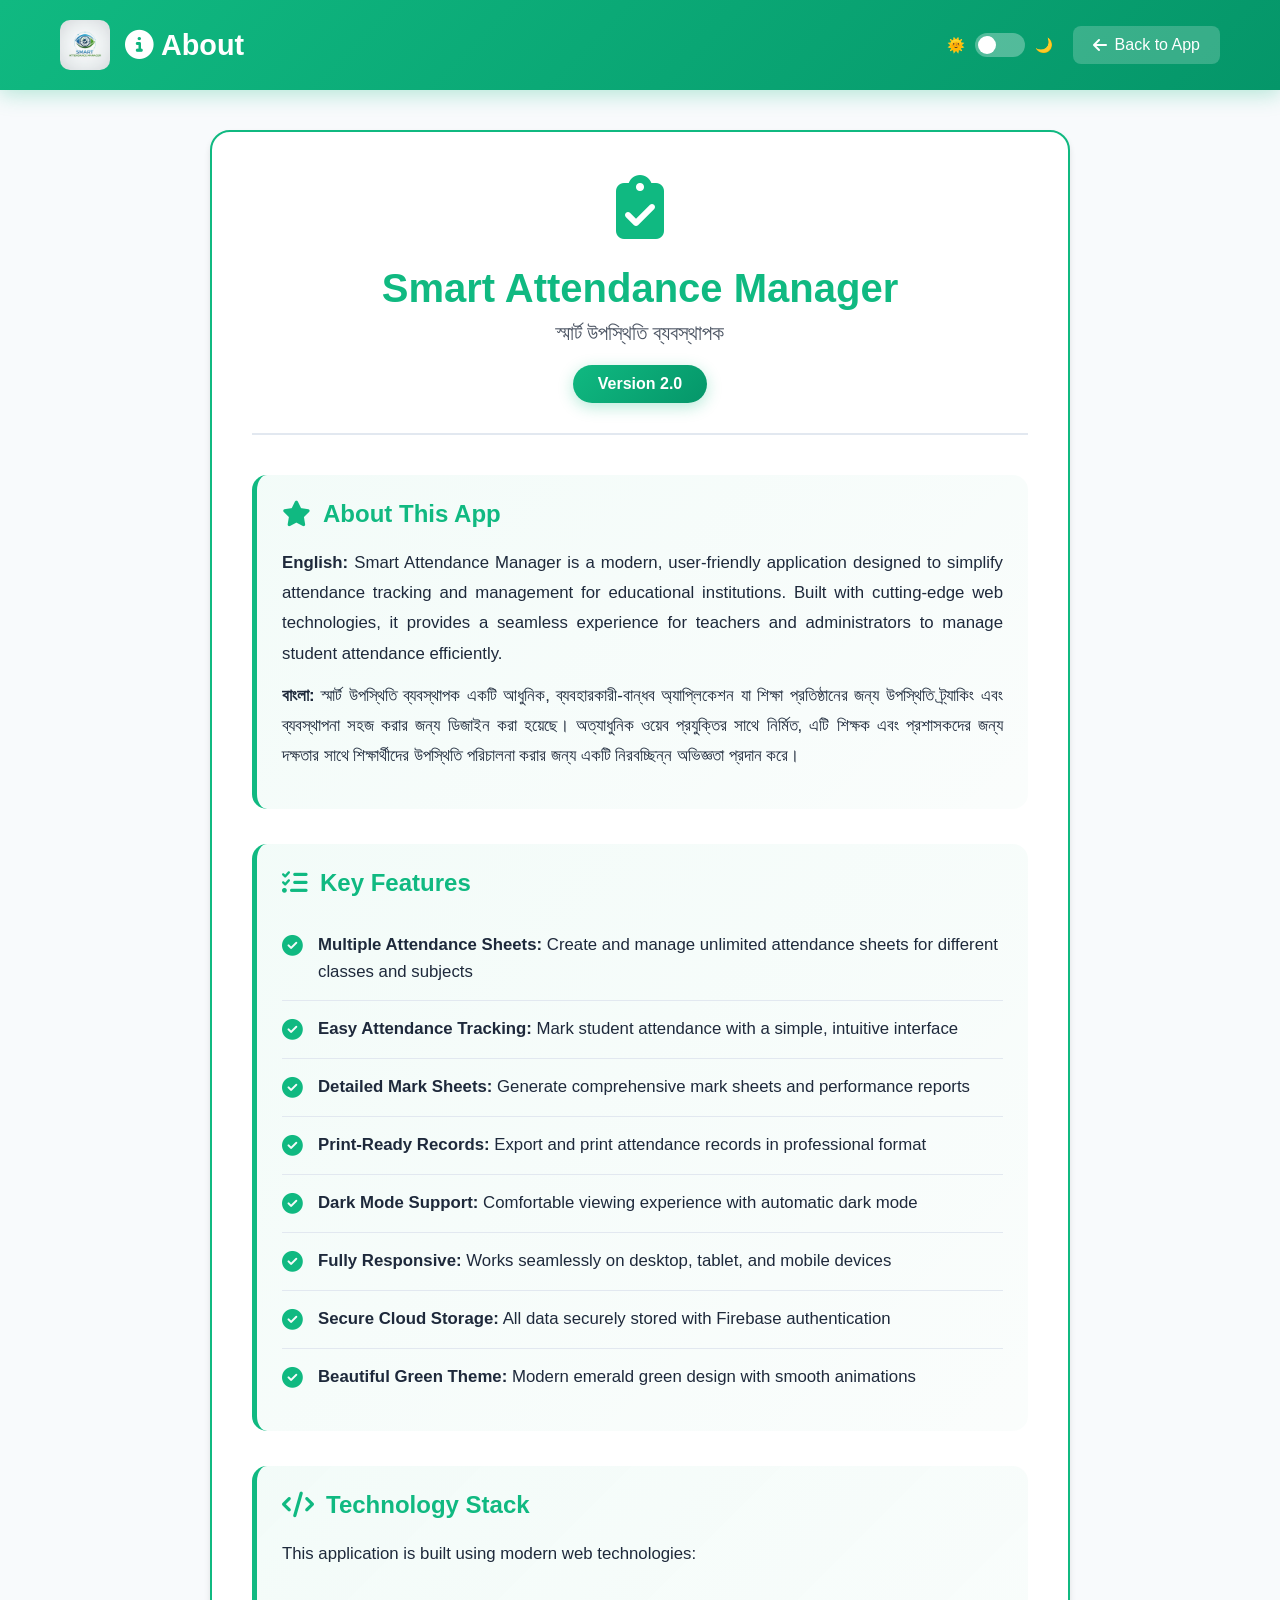
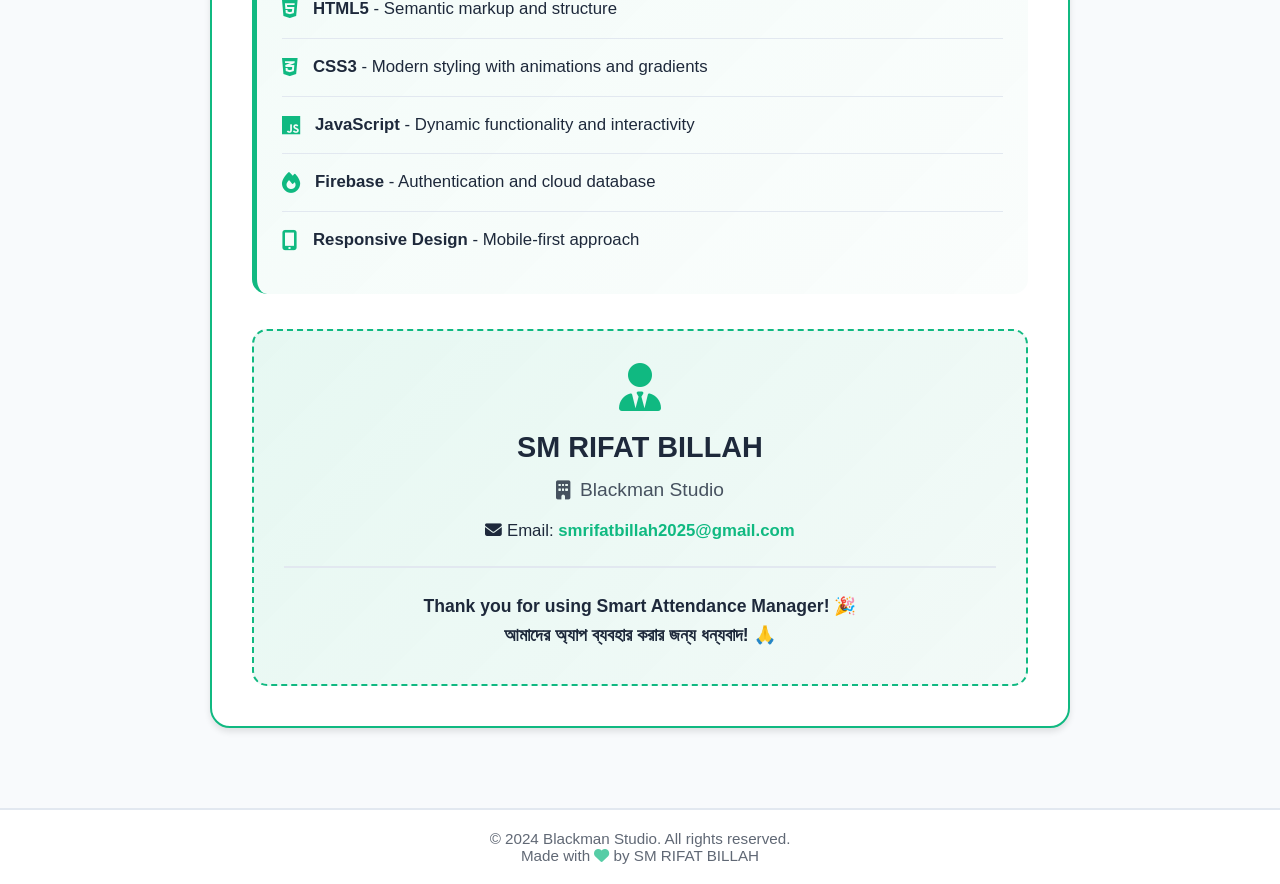
<file: about.html>
<!DOCTYPE html>
<html lang="en">

<head>
    <meta charset="UTF-8">
    <meta name="viewport" content="width=device-width, initial-scale=1.0">
    <title>About - Smart Attendance Manager</title>
    <link rel="icon" type="image/png" href="favicon.png">
    <link rel="stylesheet" href="https://cdnjs.cloudflare.com/ajax/libs/font-awesome/6.4.0/css/all.min.css">
    <style>
        * {
            margin: 0;
            padding: 0;
            box-sizing: border-box;
        }

        :root {
            --primary-color: #10b981;
            --primary-hover: #059669;
            --primary-gradient: linear-gradient(135deg, #10b981, #059669);
            --bg-color: #f8fafc;
            --card-bg: #ffffff;
            --text-color: #1e293b;
            --border-color: #e2e8f0;
            --shadow: 0 4px 6px rgba(0, 0, 0, 0.1);
            --shadow-hover: 0 10px 25px rgba(16, 185, 129, 0.2);
        }

        [data-theme="dark"] {
            --bg-color: #0f172a;
            --card-bg: #1e293b;
            --text-color: #f1f5f9;
            --border-color: #334155;
        }

        body {
            font-family: 'Segoe UI', Tahoma, Geneva, Verdana, sans-serif;
            background: var(--bg-color);
            color: var(--text-color);
            min-height: 100vh;
            display: flex;
            flex-direction: column;
            transition: background 0.3s ease, color 0.3s ease;
        }

        /* Header */
        header {
            background: var(--primary-gradient);
            color: white;
            padding: 20px 0;
            box-shadow: 0 4px 20px rgba(16, 185, 129, 0.3);
            position: sticky;
            top: 0;
            z-index: 100;
        }

        .header-content {
            max-width: 1200px;
            margin: 0 auto;
            padding: 0 20px;
            display: flex;
            justify-content: space-between;
            align-items: center;
        }

        .logo-section {
            display: flex;
            align-items: center;
            gap: 15px;
        }

        .app-logo {
            height: 50px;
            border-radius: 10px;
        }

        header h1 {
            font-size: 1.8rem;
            font-weight: 700;
        }

        .back-btn {
            background: rgba(255, 255, 255, 0.2);
            border: none;
            color: white;
            padding: 10px 20px;
            border-radius: 8px;
            cursor: pointer;
            font-size: 1rem;
            display: flex;
            align-items: center;
            gap: 8px;
            transition: all 0.3s ease;
        }

        .back-btn:hover {
            background: rgba(255, 255, 255, 0.3);
            transform: translateX(-5px);
        }

        /* Dark Mode Toggle */
        .dark-mode-toggle {
            display: flex;
            align-items: center;
            gap: 10px;
        }

        .switch {
            position: relative;
            display: inline-block;
            width: 50px;
            height: 24px;
        }

        .switch input {
            opacity: 0;
            width: 0;
            height: 0;
        }

        .slider {
            position: absolute;
            cursor: pointer;
            top: 0;
            left: 0;
            right: 0;
            bottom: 0;
            background-color: rgba(255, 255, 255, 0.3);
            transition: 0.4s;
            border-radius: 24px;
        }

        .slider:before {
            position: absolute;
            content: "";
            height: 18px;
            width: 18px;
            left: 3px;
            bottom: 3px;
            background-color: white;
            transition: 0.4s;
            border-radius: 50%;
        }

        input:checked+.slider {
            background-color: rgba(255, 255, 255, 0.5);
        }

        input:checked+.slider:before {
            transform: translateX(26px);
        }

        /* Main Content */
        .container {
            max-width: 900px;
            margin: 40px auto;
            padding: 0 20px;
            flex: 1;
        }

        .about-card {
            background: var(--card-bg);
            border-radius: 20px;
            padding: 40px;
            box-shadow: var(--shadow);
            border: 2px solid var(--primary-color);
            animation: fadeInUp 0.6s ease;
        }

        @keyframes fadeInUp {
            from {
                opacity: 0;
                transform: translateY(30px);
            }

            to {
                opacity: 1;
                transform: translateY(0);
            }
        }

        .about-header {
            text-align: center;
            margin-bottom: 40px;
            padding-bottom: 30px;
            border-bottom: 2px solid var(--border-color);
        }

        .app-icon {
            font-size: 4rem;
            color: var(--primary-color);
            margin-bottom: 20px;
            animation: bounce 2s infinite;
        }

        @keyframes bounce {

            0%,
            100% {
                transform: translateY(0);
            }

            50% {
                transform: translateY(-10px);
            }
        }

        .about-app-name {
            font-size: 2.5rem;
            font-weight: 700;
            color: var(--primary-color);
            margin: 15px 0 10px 0;
        }

        .about-tagline {
            font-size: 1.3rem;
            color: var(--text-color);
            opacity: 0.8;
            margin-bottom: 20px;
        }

        .version-badge {
            display: inline-block;
            background: var(--primary-gradient);
            color: white;
            padding: 10px 25px;
            border-radius: 25px;
            font-weight: 600;
            font-size: 1rem;
            box-shadow: 0 4px 15px rgba(16, 185, 129, 0.3);
        }

        .about-section {
            margin-bottom: 35px;
            padding: 25px;
            background: linear-gradient(135deg, rgba(16, 185, 129, 0.05), rgba(5, 150, 105, 0.02));
            border-radius: 15px;
            border-left: 5px solid var(--primary-color);
            transition: transform 0.3s ease, box-shadow 0.3s ease;
        }

        .about-section:hover {
            transform: translateX(5px);
            box-shadow: var(--shadow-hover);
        }

        .about-section h2 {
            font-size: 1.5rem;
            font-weight: 700;
            color: var(--primary-color);
            margin: 0 0 20px 0;
            display: flex;
            align-items: center;
            gap: 12px;
        }

        .about-section h2 i {
            font-size: 1.6rem;
        }

        .about-section p {
            margin: 12px 0;
            line-height: 1.8;
            text-align: justify;
            font-size: 1.05rem;
        }

        .about-features {
            list-style: none;
            padding: 0;
            margin: 0;
        }

        .about-features li {
            padding: 15px 0;
            display: flex;
            align-items: flex-start;
            gap: 15px;
            border-bottom: 1px solid var(--border-color);
            transition: all 0.3s ease;
        }

        .about-features li:last-child {
            border-bottom: none;
        }

        .about-features li:hover {
            padding-left: 10px;
            background: rgba(16, 185, 129, 0.05);
            border-radius: 8px;
        }

        .about-features li i {
            color: var(--primary-color);
            font-size: 1.3rem;
            margin-top: 3px;
            flex-shrink: 0;
        }

        .about-features li span {
            font-size: 1.05rem;
            line-height: 1.6;
        }

        .developer-info {
            text-align: center;
            padding: 30px;
            background: linear-gradient(135deg, rgba(16, 185, 129, 0.1), rgba(5, 150, 105, 0.05));
            border-radius: 15px;
            margin-top: 30px;
            border: 2px dashed var(--primary-color);
        }

        .developer-icon {
            font-size: 3rem;
            color: var(--primary-color);
            margin-bottom: 15px;
        }

        .developer-name {
            font-size: 1.8rem;
            font-weight: 700;
            color: var(--text-color);
            margin: 15px 0;
        }

        .company-name {
            font-size: 1.2rem;
            color: var(--text-color);
            opacity: 0.8;
            display: flex;
            align-items: center;
            justify-content: center;
            gap: 10px;
            margin: 10px 0;
        }

        .contact-info {
            margin-top: 20px;
            font-size: 1.05rem;
        }

        .contact-info p {
            margin: 10px 0;
        }

        .contact-info a {
            color: var(--primary-color);
            text-decoration: none;
            font-weight: 600;
            transition: opacity 0.3s;
        }

        .contact-info a:hover {
            opacity: 0.7;
            text-decoration: underline;
        }

        .thank-you {
            margin-top: 25px;
            padding-top: 20px;
            border-top: 2px solid var(--border-color);
        }

        .thank-you p {
            font-size: 1.1rem;
            margin: 8px 0;
        }

        /* Footer */
        footer {
            background: var(--card-bg);
            padding: 20px;
            text-align: center;
            border-top: 2px solid var(--border-color);
            margin-top: 40px;
        }

        footer p {
            color: var(--text-color);
            opacity: 0.7;
            font-size: 0.95rem;
        }

        /* Responsive */
        @media (max-width: 768px) {
            header h1 {
                font-size: 1.3rem;
            }

            .about-card {
                padding: 25px;
            }

            .about-app-name {
                font-size: 2rem;
            }

            .about-tagline {
                font-size: 1.1rem;
            }

            .about-section {
                padding: 20px;
            }

            .about-section h2 {
                font-size: 1.3rem;
            }

            .developer-name {
                font-size: 1.5rem;
            }
        }
    </style>
</head>

<body>
    <header>
        <div class="header-content">
            <div class="logo-section">
                <img src="logo.png" alt="Logo" class="app-logo">
                <h1><i class="fas fa-info-circle"></i> About</h1>
            </div>
            <div style="display: flex; align-items: center; gap: 20px;">
                <div class="dark-mode-toggle">
                    <span style="font-size: 0.9rem;">🌞</span>
                    <label class="switch">
                        <input type="checkbox" id="darkModeToggle">
                        <span class="slider"></span>
                    </label>
                    <span style="font-size: 0.9rem;">🌙</span>
                </div>
                <button class="back-btn" onclick="window.location.href='app.html'">
                    <i class="fas fa-arrow-left"></i> Back to App
                </button>
            </div>
        </div>
    </header>

    <div class="container">
        <div class="about-card">
            <div class="about-header">
                <div class="app-icon">
                    <i class="fas fa-clipboard-check"></i>
                </div>
                <h1 class="about-app-name">Smart Attendance Manager</h1>
                <p class="about-tagline">স্মার্ট উপস্থিতি ব্যবস্থাপক</p>
                <span class="version-badge">Version 2.0</span>
            </div>

            <div class="about-section">
                <h2><i class="fas fa-star"></i> About This App</h2>
                <p><strong>English:</strong> Smart Attendance Manager is a modern, user-friendly application designed to
                    simplify attendance tracking and management for educational institutions. Built with cutting-edge
                    web technologies, it provides a seamless experience for teachers and administrators to manage
                    student attendance efficiently.</p>
                <p><strong>বাংলা:</strong> স্মার্ট উপস্থিতি ব্যবস্থাপক একটি আধুনিক, ব্যবহারকারী-বান্ধব অ্যাপ্লিকেশন যা
                    শিক্ষা প্রতিষ্ঠানের জন্য উপস্থিতি ট্র্যাকিং এবং ব্যবস্থাপনা সহজ করার জন্য ডিজাইন করা হয়েছে।
                    অত্যাধুনিক ওয়েব প্রযুক্তির সাথে নির্মিত, এটি শিক্ষক এবং প্রশাসকদের জন্য দক্ষতার সাথে শিক্ষার্থীদের
                    উপস্থিতি পরিচালনা করার জন্য একটি নিরবচ্ছিন্ন অভিজ্ঞতা প্রদান করে।</p>
            </div>

            <div class="about-section">
                <h2><i class="fas fa-list-check"></i> Key Features</h2>
                <ul class="about-features">
                    <li>
                        <i class="fas fa-check-circle"></i>
                        <span><strong>Multiple Attendance Sheets:</strong> Create and manage unlimited attendance sheets
                            for different classes and subjects</span>
                    </li>
                    <li>
                        <i class="fas fa-check-circle"></i>
                        <span><strong>Easy Attendance Tracking:</strong> Mark student attendance with a simple,
                            intuitive interface</span>
                    </li>
                    <li>
                        <i class="fas fa-check-circle"></i>
                        <span><strong>Detailed Mark Sheets:</strong> Generate comprehensive mark sheets and performance
                            reports</span>
                    </li>
                    <li>
                        <i class="fas fa-check-circle"></i>
                        <span><strong>Print-Ready Records:</strong> Export and print attendance records in professional
                            format</span>
                    </li>
                    <li>
                        <i class="fas fa-check-circle"></i>
                        <span><strong>Dark Mode Support:</strong> Comfortable viewing experience with automatic dark
                            mode</span>
                    </li>
                    <li>
                        <i class="fas fa-check-circle"></i>
                        <span><strong>Fully Responsive:</strong> Works seamlessly on desktop, tablet, and mobile
                            devices</span>
                    </li>
                    <li>
                        <i class="fas fa-check-circle"></i>
                        <span><strong>Secure Cloud Storage:</strong> All data securely stored with Firebase
                            authentication</span>
                    </li>
                    <li>
                        <i class="fas fa-check-circle"></i>
                        <span><strong>Beautiful Green Theme:</strong> Modern emerald green design with smooth
                            animations</span>
                    </li>
                </ul>
            </div>

            <div class="about-section">
                <h2><i class="fas fa-code"></i> Technology Stack</h2>
                <p>This application is built using modern web technologies:</p>
                <ul class="about-features">
                    <li><i class="fab fa-html5"></i> <span><strong>HTML5</strong> - Semantic markup and structure</span>
                    </li>
                    <li><i class="fab fa-css3-alt"></i> <span><strong>CSS3</strong> - Modern styling with animations and
                            gradients</span></li>
                    <li><i class="fab fa-js"></i> <span><strong>JavaScript</strong> - Dynamic functionality and
                            interactivity</span></li>
                    <li><i class="fas fa-fire"></i> <span><strong>Firebase</strong> - Authentication and cloud
                            database</span></li>
                    <li><i class="fas fa-mobile-alt"></i> <span><strong>Responsive Design</strong> - Mobile-first
                            approach</span></li>
                </ul>
            </div>

            <div class="developer-info">
                <div class="developer-icon">
                    <i class="fas fa-user-tie"></i>
                </div>
                <div class="developer-name">SM RIFAT BILLAH</div>
                <div class="company-name">
                    <i class="fas fa-building"></i>
                    <span>Blackman Studio</span>
                </div>
                <div class="contact-info">
                    <p>
                        <i class="fas fa-envelope"></i>
                        Email: <a href="mailto:smrifatbillah2025@gmail.com">smrifatbillah2025@gmail.com</a>
                    </p>
                    <div class="thank-you">
                        <p><strong>Thank you for using Smart Attendance Manager! 🎉</strong></p>
                        <p><strong>আমাদের অ্যাপ ব্যবহার করার জন্য ধন্যবাদ! 🙏</strong></p>
                    </div>
                </div>
            </div>
        </div>
    </div>

    <footer>
        <p>&copy; 2024 Blackman Studio. All rights reserved.</p>
        <p>Made with <i class="fas fa-heart" style="color: #10b981;"></i> by SM RIFAT BILLAH</p>
    </footer>

    <script>
        // Dark Mode Toggle
        const darkModeToggle = document.getElementById('darkModeToggle');
        const body = document.body;

        // Load saved preference
        const savedTheme = localStorage.getItem('theme');
        if (savedTheme === 'dark') {
            body.setAttribute('data-theme', 'dark');
            darkModeToggle.checked = true;
        }

        // Toggle dark mode
        darkModeToggle.addEventListener('change', function () {
            if (this.checked) {
                body.setAttribute('data-theme', 'dark');
                localStorage.setItem('theme', 'dark');
            } else {
                body.removeAttribute('data-theme');
                localStorage.setItem('theme', 'light');
            }
        });
    </script>
</body>

</html>
</file>
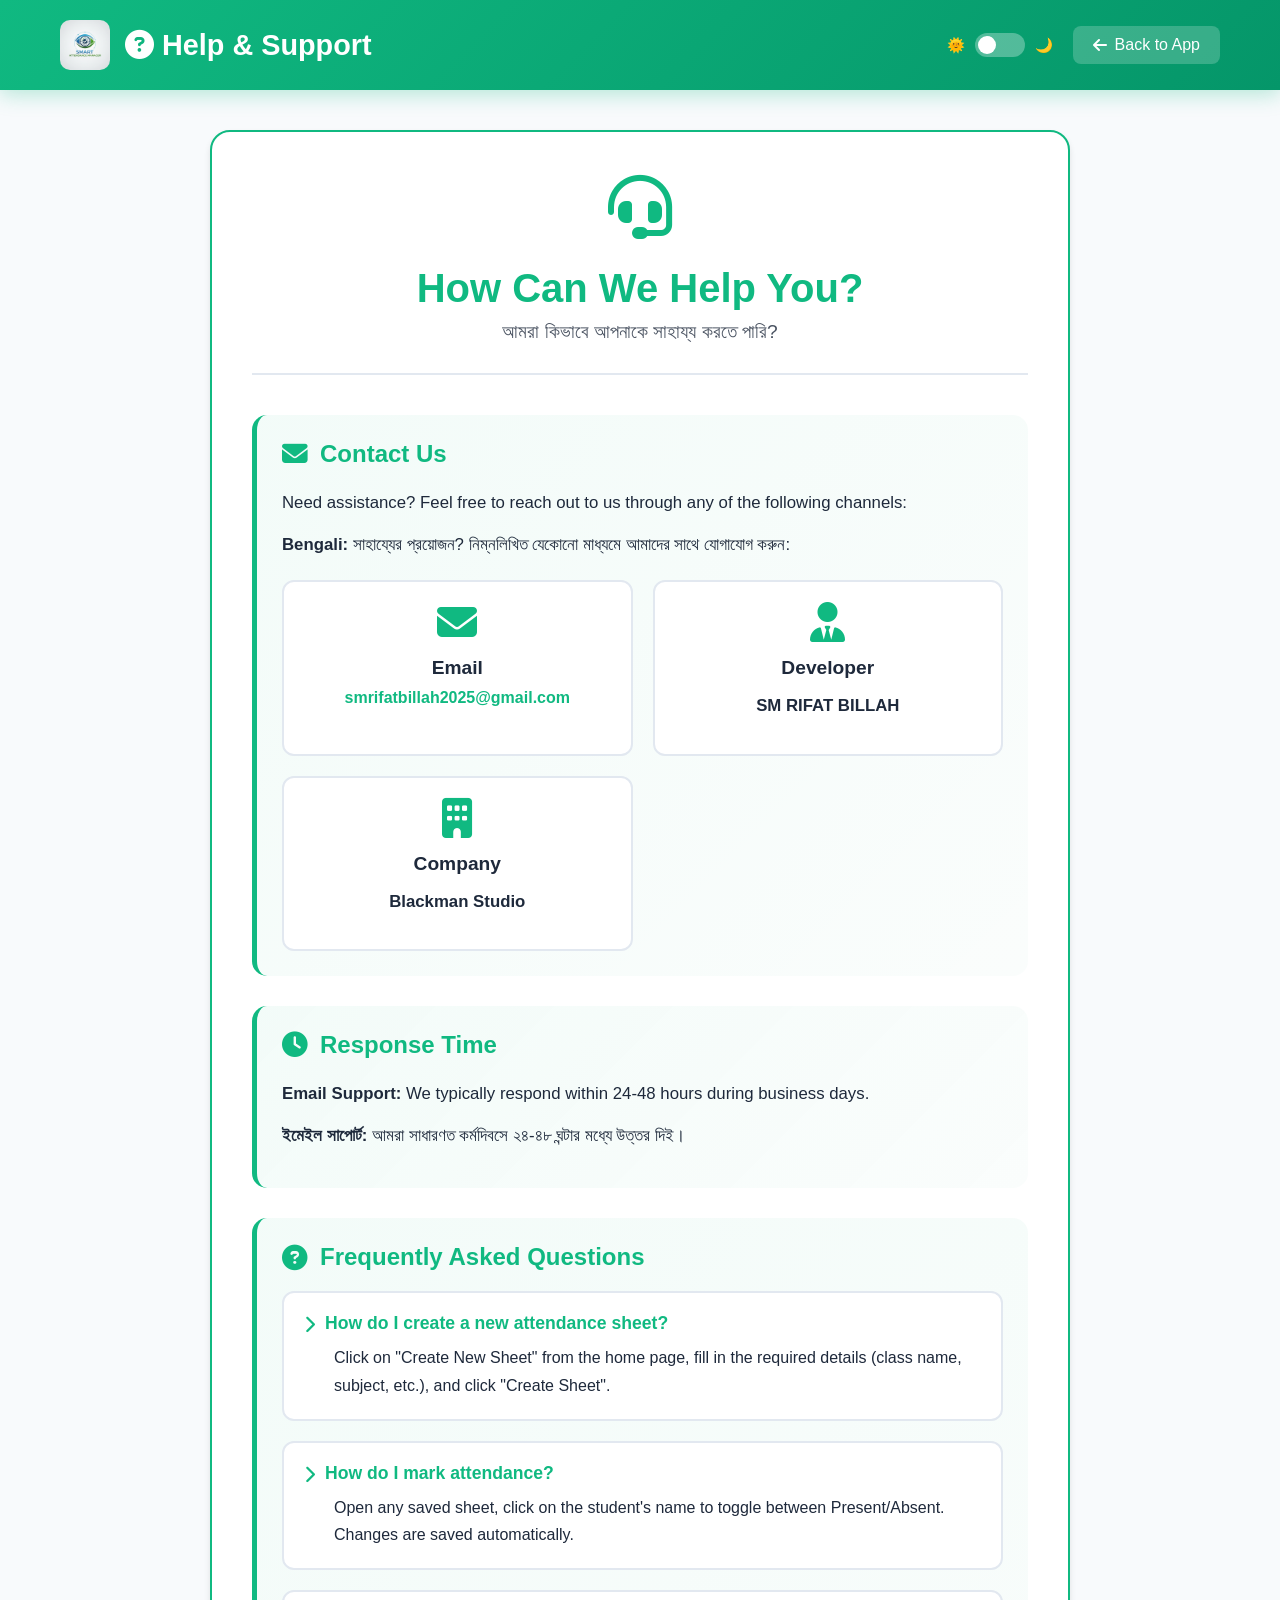
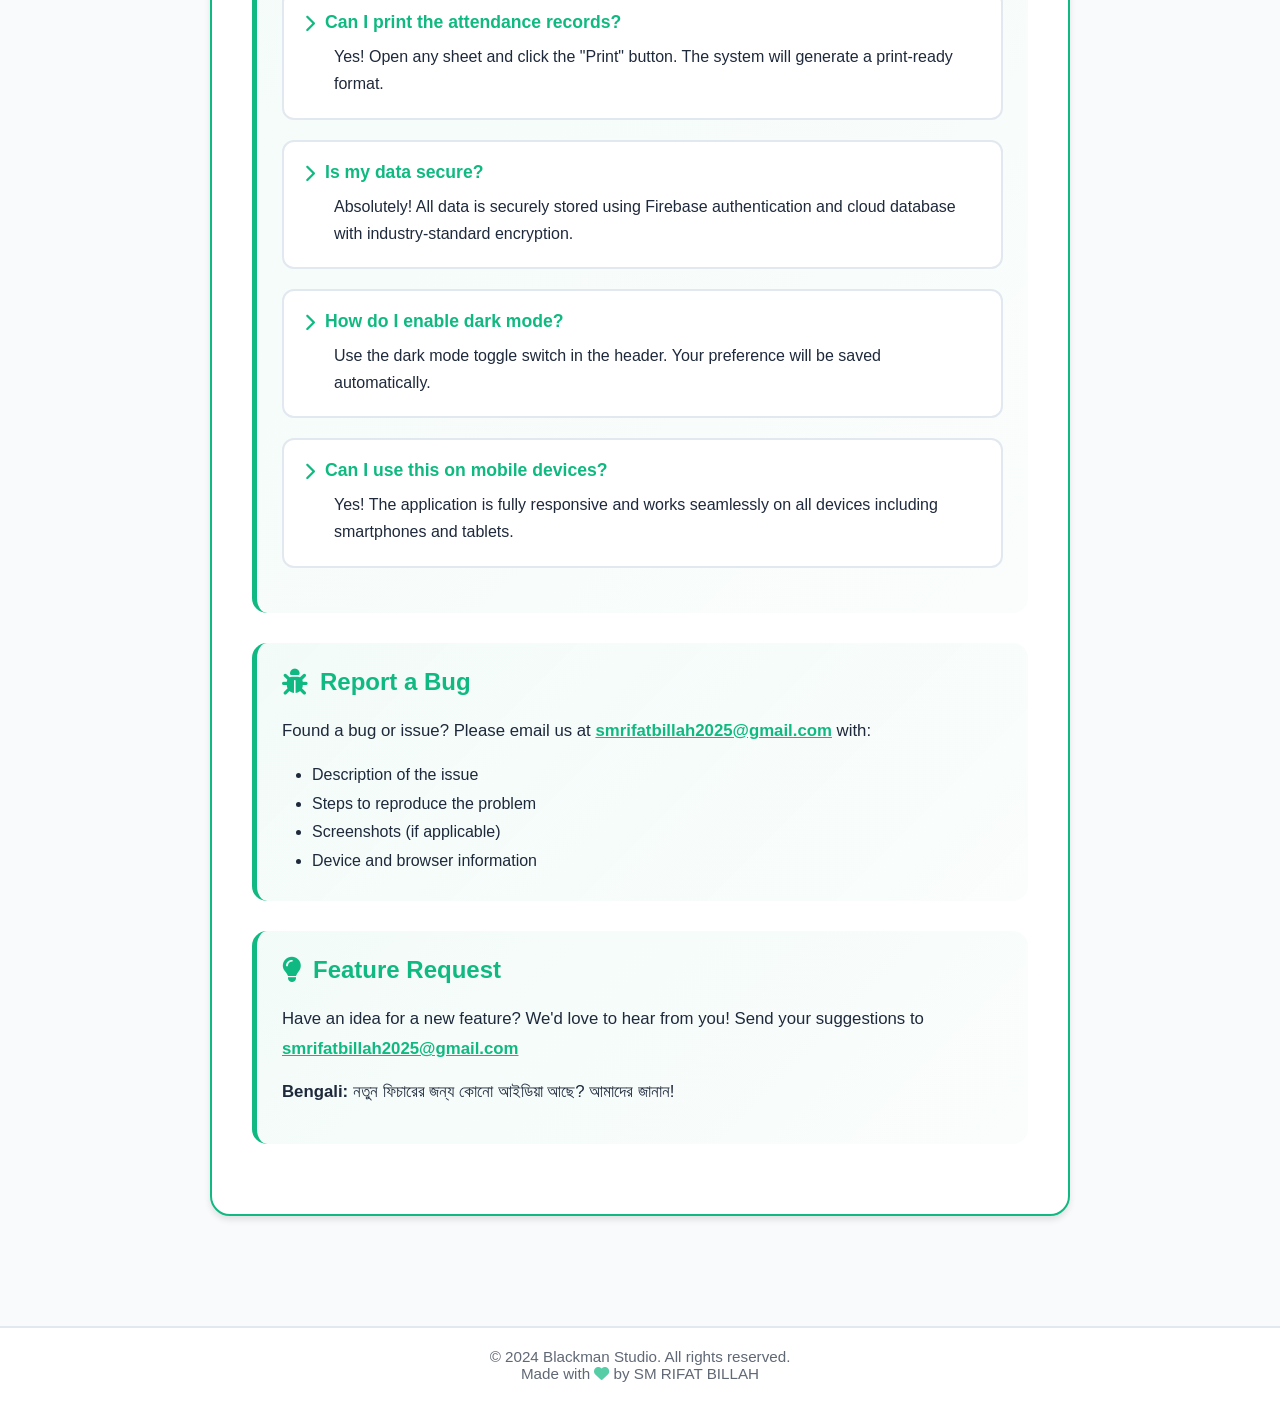
<file: help.html>
<!DOCTYPE html>
<html lang="en">

<head>
    <meta charset="UTF-8">
    <meta name="viewport" content="width=device-width, initial-scale=1.0">
    <title>Help & Support - Smart Attendance Manager</title>
    <link rel="icon" type="image/png" href="favicon.png">
    <link rel="stylesheet" href="https://cdnjs.cloudflare.com/ajax/libs/font-awesome/6.4.0/css/all.min.css">
    <style>
        * {
            margin: 0;
            padding: 0;
            box-sizing: border-box;
        }

        :root {
            --primary-color: #10b981;
            --primary-hover: #059669;
            --primary-gradient: linear-gradient(135deg, #10b981, #059669);
            --bg-color: #f8fafc;
            --card-bg: #ffffff;
            --text-color: #1e293b;
            --border-color: #e2e8f0;
            --shadow: 0 4px 6px rgba(0, 0, 0, 0.1);
            --shadow-hover: 0 10px 25px rgba(16, 185, 129, 0.2);
        }

        [data-theme="dark"] {
            --bg-color: #0f172a;
            --card-bg: #1e293b;
            --text-color: #f1f5f9;
            --border-color: #334155;
        }

        body {
            font-family: 'Segoe UI', Tahoma, Geneva, Verdana, sans-serif;
            background: var(--bg-color);
            color: var(--text-color);
            min-height: 100vh;
            display: flex;
            flex-direction: column;
            transition: background 0.3s ease, color 0.3s ease;
        }

        /* Header */
        header {
            background: var(--primary-gradient);
            color: white;
            padding: 20px 0;
            box-shadow: 0 4px 20px rgba(16, 185, 129, 0.3);
            position: sticky;
            top: 0;
            z-index: 100;
        }

        .header-content {
            max-width: 1200px;
            margin: 0 auto;
            padding: 0 20px;
            display: flex;
            justify-content: space-between;
            align-items: center;
        }

        .logo-section {
            display: flex;
            align-items: center;
            gap: 15px;
        }

        .app-logo {
            height: 50px;
            border-radius: 10px;
        }

        header h1 {
            font-size: 1.8rem;
            font-weight: 700;
        }

        .back-btn {
            background: rgba(255, 255, 255, 0.2);
            border: none;
            color: white;
            padding: 10px 20px;
            border-radius: 8px;
            cursor: pointer;
            font-size: 1rem;
            display: flex;
            align-items: center;
            gap: 8px;
            transition: all 0.3s ease;
        }

        .back-btn:hover {
            background: rgba(255, 255, 255, 0.3);
            transform: translateX(-5px);
        }

        /* Dark Mode Toggle */
        .dark-mode-toggle {
            display: flex;
            align-items: center;
            gap: 10px;
        }

        .switch {
            position: relative;
            display: inline-block;
            width: 50px;
            height: 24px;
        }

        .switch input {
            opacity: 0;
            width: 0;
            height: 0;
        }

        .slider {
            position: absolute;
            cursor: pointer;
            top: 0;
            left: 0;
            right: 0;
            bottom: 0;
            background-color: rgba(255, 255, 255, 0.3);
            transition: 0.4s;
            border-radius: 24px;
        }

        .slider:before {
            position: absolute;
            content: "";
            height: 18px;
            width: 18px;
            left: 3px;
            bottom: 3px;
            background-color: white;
            transition: 0.4s;
            border-radius: 50%;
        }

        input:checked+.slider {
            background-color: rgba(255, 255, 255, 0.5);
        }

        input:checked+.slider:before {
            transform: translateX(26px);
        }

        /* Main Content */
        .container {
            max-width: 900px;
            margin: 40px auto;
            padding: 0 20px;
            flex: 1;
        }

        .help-card {
            background: var(--card-bg);
            border-radius: 20px;
            padding: 40px;
            box-shadow: var(--shadow);
            border: 2px solid var(--primary-color);
            animation: fadeInUp 0.6s ease;
            margin-bottom: 30px;
        }

        @keyframes fadeInUp {
            from {
                opacity: 0;
                transform: translateY(30px);
            }

            to {
                opacity: 1;
                transform: translateY(0);
            }
        }

        .help-header {
            text-align: center;
            margin-bottom: 40px;
            padding-bottom: 30px;
            border-bottom: 2px solid var(--border-color);
        }

        .help-icon {
            font-size: 4rem;
            color: var(--primary-color);
            margin-bottom: 20px;
            animation: pulse 2s infinite;
        }

        @keyframes pulse {

            0%,
            100% {
                transform: scale(1);
            }

            50% {
                transform: scale(1.1);
            }
        }

        .help-title {
            font-size: 2.5rem;
            font-weight: 700;
            color: var(--primary-color);
            margin: 15px 0 10px 0;
        }

        .help-subtitle {
            font-size: 1.2rem;
            color: var(--text-color);
            opacity: 0.8;
        }

        .help-section {
            margin-bottom: 30px;
            padding: 25px;
            background: linear-gradient(135deg, rgba(16, 185, 129, 0.05), rgba(5, 150, 105, 0.02));
            border-radius: 15px;
            border-left: 5px solid var(--primary-color);
            transition: transform 0.3s ease, box-shadow 0.3s ease;
        }

        .help-section:hover {
            transform: translateX(5px);
            box-shadow: var(--shadow-hover);
        }

        .help-section h2 {
            font-size: 1.5rem;
            font-weight: 700;
            color: var(--primary-color);
            margin: 0 0 20px 0;
            display: flex;
            align-items: center;
            gap: 12px;
        }

        .help-section h2 i {
            font-size: 1.6rem;
        }

        .help-section p {
            margin: 12px 0;
            line-height: 1.8;
            font-size: 1.05rem;
        }

        .contact-grid {
            display: grid;
            grid-template-columns: repeat(auto-fit, minmax(250px, 1fr));
            gap: 20px;
            margin-top: 20px;
        }

        .contact-item {
            background: var(--card-bg);
            padding: 20px;
            border-radius: 12px;
            border: 2px solid var(--border-color);
            transition: all 0.3s ease;
            text-align: center;
        }

        .contact-item:hover {
            border-color: var(--primary-color);
            transform: translateY(-5px);
            box-shadow: var(--shadow-hover);
        }

        .contact-item i {
            font-size: 2.5rem;
            color: var(--primary-color);
            margin-bottom: 15px;
        }

        .contact-item h3 {
            font-size: 1.2rem;
            color: var(--text-color);
            margin-bottom: 10px;
        }

        .contact-item a {
            color: var(--primary-color);
            text-decoration: none;
            font-weight: 600;
            word-break: break-all;
            transition: opacity 0.3s;
        }

        .contact-item a:hover {
            opacity: 0.7;
            text-decoration: underline;
        }

        .faq-list {
            list-style: none;
            padding: 0;
        }

        .faq-item {
            margin-bottom: 20px;
            padding: 20px;
            background: var(--card-bg);
            border-radius: 12px;
            border: 2px solid var(--border-color);
            transition: all 0.3s ease;
        }

        .faq-item:hover {
            border-color: var(--primary-color);
            box-shadow: var(--shadow);
        }

        .faq-question {
            font-size: 1.1rem;
            font-weight: 700;
            color: var(--primary-color);
            margin-bottom: 10px;
            display: flex;
            align-items: flex-start;
            gap: 10px;
        }

        .faq-question i {
            margin-top: 3px;
            flex-shrink: 0;
        }

        .faq-answer {
            font-size: 1rem;
            line-height: 1.7;
            color: var(--text-color);
            padding-left: 30px;
        }

        /* Footer */
        footer {
            background: var(--card-bg);
            padding: 20px;
            text-align: center;
            border-top: 2px solid var(--border-color);
            margin-top: 40px;
        }

        footer p {
            color: var(--text-color);
            opacity: 0.7;
            font-size: 0.95rem;
        }

        /* Responsive */
        @media (max-width: 768px) {
            header h1 {
                font-size: 1.3rem;
            }

            .help-card {
                padding: 25px;
            }

            .help-title {
                font-size: 2rem;
            }

            .contact-grid {
                grid-template-columns: 1fr;
            }
        }
    </style>
</head>

<body>
    <header>
        <div class="header-content">
            <div class="logo-section">
                <img src="logo.png" alt="Logo" class="app-logo">
                <h1><i class="fas fa-question-circle"></i> Help & Support</h1>
            </div>
            <div style="display: flex; align-items: center; gap: 20px;">
                <div class="dark-mode-toggle">
                    <span style="font-size: 0.9rem;">🌞</span>
                    <label class="switch">
                        <input type="checkbox" id="darkModeToggle">
                        <span class="slider"></span>
                    </label>
                    <span style="font-size: 0.9rem;">🌙</span>
                </div>
                <button class="back-btn" onclick="window.location.href='app.html'">
                    <i class="fas fa-arrow-left"></i> Back to App
                </button>
            </div>
        </div>
    </header>

    <div class="container">
        <div class="help-card">
            <div class="help-header">
                <div class="help-icon">
                    <i class="fas fa-headset"></i>
                </div>
                <h1 class="help-title">How Can We Help You?</h1>
                <p class="help-subtitle">আমরা কিভাবে আপনাকে সাহায্য করতে পারি?</p>
            </div>

            <div class="help-section">
                <h2><i class="fas fa-envelope"></i> Contact Us</h2>
                <p>Need assistance? Feel free to reach out to us through any of the following channels:</p>
                <p><strong>Bengali:</strong> সাহায্যের প্রয়োজন? নিম্নলিখিত যেকোনো মাধ্যমে আমাদের সাথে যোগাযোগ করুন:</p>

                <div class="contact-grid">
                    <div class="contact-item">
                        <i class="fas fa-envelope"></i>
                        <h3>Email</h3>
                        <a href="mailto:smrifatbillah2025@gmail.com">smrifatbillah2025@gmail.com</a>
                    </div>

                    <div class="contact-item">
                        <i class="fas fa-user-tie"></i>
                        <h3>Developer</h3>
                        <p style="color: var(--text-color); font-weight: 600;">SM RIFAT BILLAH</p>
                    </div>

                    <div class="contact-item">
                        <i class="fas fa-building"></i>
                        <h3>Company</h3>
                        <p style="color: var(--text-color); font-weight: 600;">Blackman Studio</p>
                    </div>
                </div>
            </div>

            <div class="help-section">
                <h2><i class="fas fa-clock"></i> Response Time</h2>
                <p><strong>Email Support:</strong> We typically respond within 24-48 hours during business days.</p>
                <p><strong>ইমেইল সাপোর্ট:</strong> আমরা সাধারণত কর্মদিবসে ২৪-৪৮ ঘন্টার মধ্যে উত্তর দিই।</p>
            </div>

            <div class="help-section">
                <h2><i class="fas fa-question-circle"></i> Frequently Asked Questions</h2>

                <ul class="faq-list">
                    <li class="faq-item">
                        <div class="faq-question">
                            <i class="fas fa-chevron-right"></i>
                            <span>How do I create a new attendance sheet?</span>
                        </div>
                        <div class="faq-answer">
                            Click on "Create New Sheet" from the home page, fill in the required details (class name,
                            subject, etc.), and click "Create Sheet".
                        </div>
                    </li>

                    <li class="faq-item">
                        <div class="faq-question">
                            <i class="fas fa-chevron-right"></i>
                            <span>How do I mark attendance?</span>
                        </div>
                        <div class="faq-answer">
                            Open any saved sheet, click on the student's name to toggle between Present/Absent. Changes
                            are saved automatically.
                        </div>
                    </li>

                    <li class="faq-item">
                        <div class="faq-question">
                            <i class="fas fa-chevron-right"></i>
                            <span>Can I print the attendance records?</span>
                        </div>
                        <div class="faq-answer">
                            Yes! Open any sheet and click the "Print" button. The system will generate a print-ready
                            format.
                        </div>
                    </li>

                    <li class="faq-item">
                        <div class="faq-question">
                            <i class="fas fa-chevron-right"></i>
                            <span>Is my data secure?</span>
                        </div>
                        <div class="faq-answer">
                            Absolutely! All data is securely stored using Firebase authentication and cloud database
                            with industry-standard encryption.
                        </div>
                    </li>

                    <li class="faq-item">
                        <div class="faq-question">
                            <i class="fas fa-chevron-right"></i>
                            <span>How do I enable dark mode?</span>
                        </div>
                        <div class="faq-answer">
                            Use the dark mode toggle switch in the header. Your preference will be saved automatically.
                        </div>
                    </li>

                    <li class="faq-item">
                        <div class="faq-question">
                            <i class="fas fa-chevron-right"></i>
                            <span>Can I use this on mobile devices?</span>
                        </div>
                        <div class="faq-answer">
                            Yes! The application is fully responsive and works seamlessly on all devices including
                            smartphones and tablets.
                        </div>
                    </li>
                </ul>
            </div>

            <div class="help-section">
                <h2><i class="fas fa-bug"></i> Report a Bug</h2>
                <p>Found a bug or issue? Please email us at <a href="mailto:smrifatbillah2025@gmail.com"
                        style="color: var(--primary-color); font-weight: 600;">smrifatbillah2025@gmail.com</a> with:</p>
                <ul style="margin-left: 30px; margin-top: 15px; line-height: 1.8;">
                    <li>Description of the issue</li>
                    <li>Steps to reproduce the problem</li>
                    <li>Screenshots (if applicable)</li>
                    <li>Device and browser information</li>
                </ul>
            </div>

            <div class="help-section">
                <h2><i class="fas fa-lightbulb"></i> Feature Request</h2>
                <p>Have an idea for a new feature? We'd love to hear from you! Send your suggestions to <a
                        href="mailto:smrifatbillah2025@gmail.com"
                        style="color: var(--primary-color); font-weight: 600;">smrifatbillah2025@gmail.com</a></p>
                <p><strong>Bengali:</strong> নতুন ফিচারের জন্য কোনো আইডিয়া আছে? আমাদের জানান!</p>
            </div>
        </div>
    </div>

    <footer>
        <p>&copy; 2024 Blackman Studio. All rights reserved.</p>
        <p>Made with <i class="fas fa-heart" style="color: #10b981;"></i> by SM RIFAT BILLAH</p>
    </footer>

    <script>
        // Dark Mode Toggle
        const darkModeToggle = document.getElementById('darkModeToggle');
        const body = document.body;

        // Load saved preference
        const savedTheme = localStorage.getItem('theme');
        if (savedTheme === 'dark') {
            body.setAttribute('data-theme', 'dark');
            darkModeToggle.checked = true;
        }

        // Toggle dark mode
        darkModeToggle.addEventListener('change', function () {
            if (this.checked) {
                body.setAttribute('data-theme', 'dark');
                localStorage.setItem('theme', 'dark');
            } else {
                body.removeAttribute('data-theme');
                localStorage.setItem('theme', 'light');
            }
        });
    </script>
</body>

</html>
</file>
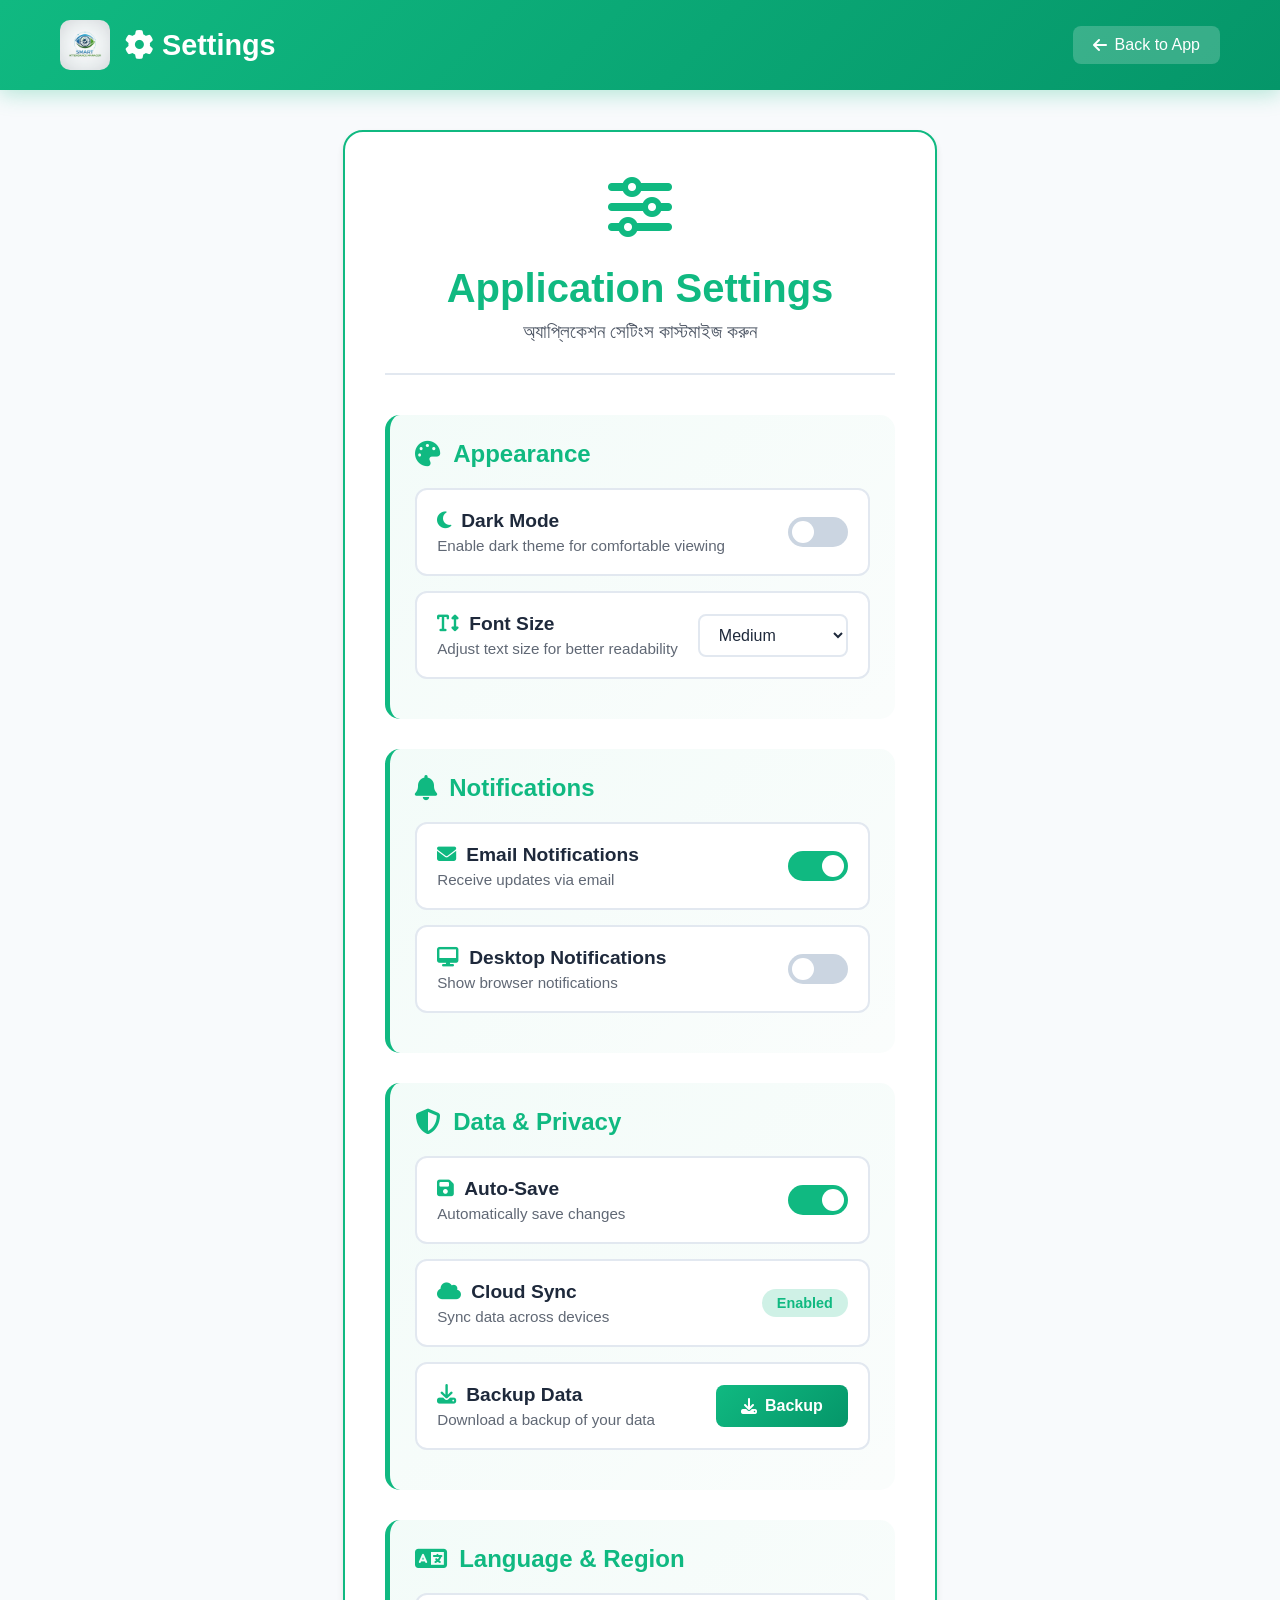
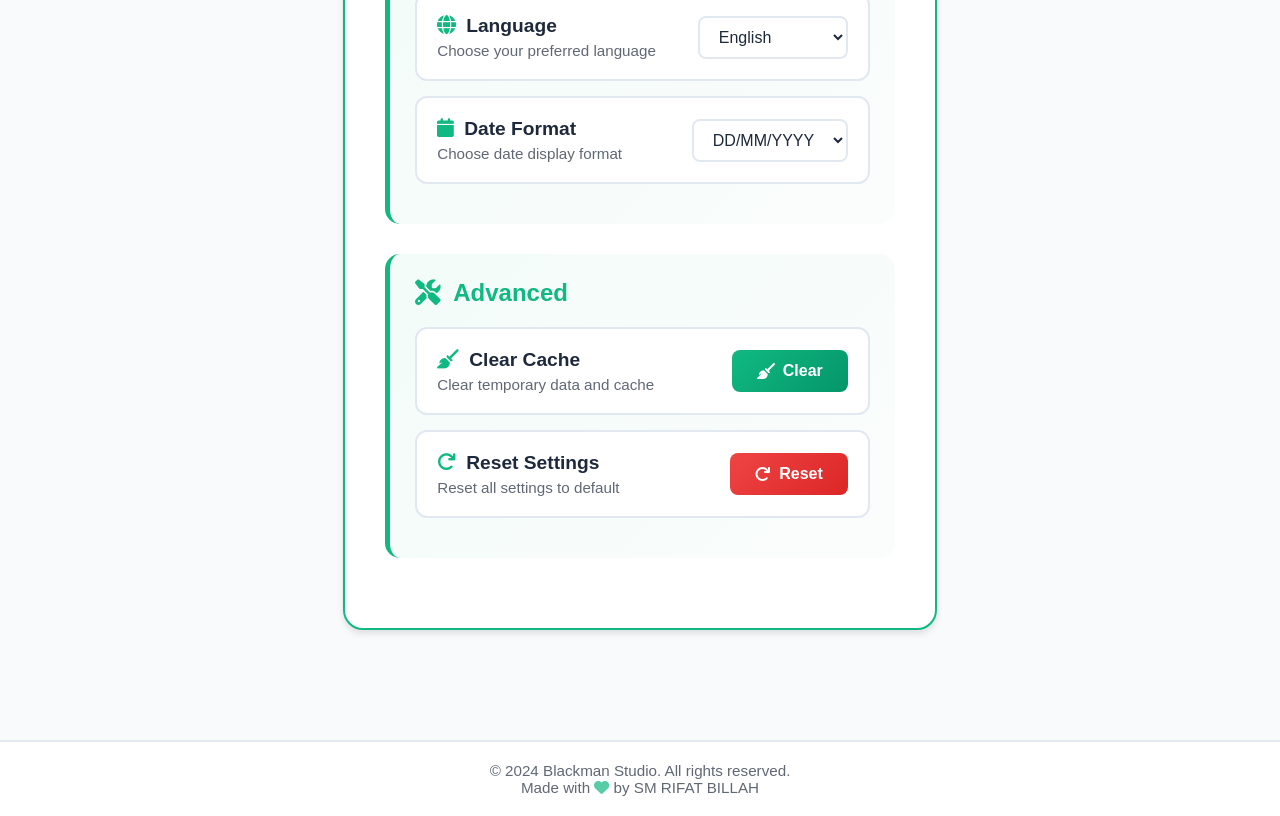
<file: settings.html>
<!DOCTYPE html>
<html lang="en">

<head>
    <meta charset="UTF-8">
    <meta name="viewport" content="width=device-width, initial-scale=1.0">
    <title>Settings - Smart Attendance Manager</title>
    <link rel="icon" type="image/png" href="favicon.png">
    <link rel="stylesheet" href="https://cdnjs.cloudflare.com/ajax/libs/font-awesome/6.4.0/css/all.min.css">
    <style>
        * {
            margin: 0;
            padding: 0;
            box-sizing: border-box;
        }

        :root {
            --primary-color: #10b981;
            --primary-hover: #059669;
            --primary-gradient: linear-gradient(135deg, #10b981, #059669);
            --bg-color: #f8fafc;
            --card-bg: #ffffff;
            --text-color: #1e293b;
            --border-color: #e2e8f0;
            --shadow: 0 4px 6px rgba(0, 0, 0, 0.1);
            --shadow-hover: 0 10px 25px rgba(16, 185, 129, 0.2);
        }

        [data-theme="dark"] {
            --bg-color: #0f172a;
            --card-bg: #1e293b;
            --text-color: #f1f5f9;
            --border-color: #334155;
        }

        body {
            font-family: 'Segoe UI', Tahoma, Geneva, Verdana, sans-serif;
            background: var(--bg-color);
            color: var(--text-color);
            min-height: 100vh;
            display: flex;
            flex-direction: column;
            transition: background 0.3s ease, color 0.3s ease;
        }

        /* Header */
        header {
            background: var(--primary-gradient);
            color: white;
            padding: 20px 0;
            box-shadow: 0 4px 20px rgba(16, 185, 129, 0.3);
            position: sticky;
            top: 0;
            z-index: 100;
        }

        .header-content {
            max-width: 1200px;
            margin: 0 auto;
            padding: 0 20px;
            display: flex;
            justify-content: space-between;
            align-items: center;
        }

        .logo-section {
            display: flex;
            align-items: center;
            gap: 15px;
        }

        .app-logo {
            height: 50px;
            border-radius: 10px;
        }

        header h1 {
            font-size: 1.8rem;
            font-weight: 700;
        }

        .back-btn {
            background: rgba(255, 255, 255, 0.2);
            border: none;
            color: white;
            padding: 10px 20px;
            border-radius: 8px;
            cursor: pointer;
            font-size: 1rem;
            display: flex;
            align-items: center;
            gap: 8px;
            transition: all 0.3s ease;
        }

        .back-btn:hover {
            background: rgba(255, 255, 255, 0.3);
            transform: translateX(-5px);
        }

        /* Main Content */
        .container {
            max-width: 900px;
            margin: 40px auto;
            padding: 0 20px;
            flex: 1;
        }

        .settings-card {
            background: var(--card-bg);
            border-radius: 20px;
            padding: 40px;
            box-shadow: var(--shadow);
            border: 2px solid var(--primary-color);
            animation: fadeInUp 0.6s ease;
            margin-bottom: 30px;
        }

        @keyframes fadeInUp {
            from {
                opacity: 0;
                transform: translateY(30px);
            }

            to {
                opacity: 1;
                transform: translateY(0);
            }
        }

        .settings-header {
            text-align: center;
            margin-bottom: 40px;
            padding-bottom: 30px;
            border-bottom: 2px solid var(--border-color);
        }

        .settings-icon {
            font-size: 4rem;
            color: var(--primary-color);
            margin-bottom: 20px;
            animation: rotate 4s linear infinite;
        }

        @keyframes rotate {
            from {
                transform: rotate(0deg);
            }

            to {
                transform: rotate(360deg);
            }
        }

        .settings-title {
            font-size: 2.5rem;
            font-weight: 700;
            color: var(--primary-color);
            margin: 15px 0 10px 0;
        }

        .settings-subtitle {
            font-size: 1.2rem;
            color: var(--text-color);
            opacity: 0.8;
        }

        .settings-section {
            margin-bottom: 30px;
            padding: 25px;
            background: linear-gradient(135deg, rgba(16, 185, 129, 0.05), rgba(5, 150, 105, 0.02));
            border-radius: 15px;
            border-left: 5px solid var(--primary-color);
            transition: transform 0.3s ease, box-shadow 0.3s ease;
        }

        .settings-section:hover {
            transform: translateX(5px);
            box-shadow: var(--shadow-hover);
        }

        .settings-section h2 {
            font-size: 1.5rem;
            font-weight: 700;
            color: var(--primary-color);
            margin: 0 0 20px 0;
            display: flex;
            align-items: center;
            gap: 12px;
        }

        .settings-section h2 i {
            font-size: 1.6rem;
        }

        .setting-item {
            display: flex;
            justify-content: space-between;
            align-items: center;
            padding: 20px;
            background: var(--card-bg);
            border-radius: 12px;
            border: 2px solid var(--border-color);
            margin-bottom: 15px;
            transition: all 0.3s ease;
        }

        .setting-item:hover {
            border-color: var(--primary-color);
            box-shadow: var(--shadow);
        }

        .setting-info {
            flex: 1;
        }

        .setting-info h3 {
            font-size: 1.2rem;
            color: var(--text-color);
            margin-bottom: 5px;
            display: flex;
            align-items: center;
            gap: 10px;
        }

        .setting-info h3 i {
            color: var(--primary-color);
        }

        .setting-info p {
            font-size: 0.95rem;
            color: var(--text-color);
            opacity: 0.7;
            margin: 0;
        }

        .setting-control {
            margin-left: 20px;
        }

        /* Toggle Switch */
        .switch {
            position: relative;
            display: inline-block;
            width: 60px;
            height: 30px;
        }

        .switch input {
            opacity: 0;
            width: 0;
            height: 0;
        }

        .slider {
            position: absolute;
            cursor: pointer;
            top: 0;
            left: 0;
            right: 0;
            bottom: 0;
            background-color: #cbd5e1;
            transition: 0.4s;
            border-radius: 30px;
        }

        .slider:before {
            position: absolute;
            content: "";
            height: 22px;
            width: 22px;
            left: 4px;
            bottom: 4px;
            background-color: white;
            transition: 0.4s;
            border-radius: 50%;
        }

        input:checked+.slider {
            background-color: var(--primary-color);
        }

        input:checked+.slider:before {
            transform: translateX(30px);
        }

        /* Select Dropdown */
        select {
            padding: 10px 15px;
            border: 2px solid var(--border-color);
            border-radius: 8px;
            background: var(--card-bg);
            color: var(--text-color);
            font-size: 1rem;
            cursor: pointer;
            transition: all 0.3s ease;
            min-width: 150px;
        }

        select:hover {
            border-color: var(--primary-color);
        }

        select:focus {
            outline: none;
            border-color: var(--primary-color);
            box-shadow: 0 0 0 3px rgba(16, 185, 129, 0.1);
        }

        /* Button */
        .btn {
            background: var(--primary-gradient);
            color: white;
            border: none;
            padding: 12px 25px;
            border-radius: 8px;
            font-size: 1rem;
            font-weight: 600;
            cursor: pointer;
            transition: all 0.3s ease;
            display: inline-flex;
            align-items: center;
            gap: 8px;
        }

        .btn:hover {
            transform: translateY(-2px);
            box-shadow: 0 8px 20px rgba(16, 185, 129, 0.3);
        }

        .btn-danger {
            background: linear-gradient(135deg, #ef4444, #dc2626);
        }

        .btn-danger:hover {
            box-shadow: 0 8px 20px rgba(239, 68, 68, 0.3);
        }

        .status-badge {
            display: inline-block;
            padding: 6px 15px;
            border-radius: 20px;
            font-size: 0.9rem;
            font-weight: 600;
        }

        .status-enabled {
            background: rgba(16, 185, 129, 0.2);
            color: var(--primary-color);
        }

        .status-disabled {
            background: rgba(239, 68, 68, 0.2);
            color: #ef4444;
        }

        /* Footer */
        footer {
            background: var(--card-bg);
            padding: 20px;
            text-align: center;
            border-top: 2px solid var(--border-color);
            margin-top: 40px;
        }

        footer p {
            color: var(--text-color);
            opacity: 0.7;
            font-size: 0.95rem;
        }

        /* Responsive */
        @media (max-width: 768px) {
            header h1 {
                font-size: 1.3rem;
            }

            .settings-card {
                padding: 25px;
            }

            .settings-title {
                font-size: 2rem;
            }

            .setting-item {
                flex-direction: column;
                align-items: flex-start;
                gap: 15px;
            }

            .setting-control {
                margin-left: 0;
                width: 100%;
            }

            select {
                width: 100%;
            }
        }

        /* Success Message */
        .success-message {
            position: fixed;
            top: 100px;
            right: 20px;
            background: var(--primary-gradient);
            color: white;
            padding: 15px 25px;
            border-radius: 10px;
            box-shadow: 0 8px 20px rgba(16, 185, 129, 0.3);
            display: none;
            animation: slideIn 0.3s ease;
            z-index: 1000;
        }

        .success-message.show {
            display: block;
        }

        @keyframes slideIn {
            from {
                transform: translateX(400px);
                opacity: 0;
            }

            to {
                transform: translateX(0);
                opacity: 1;
            }
        }
    </style>
</head>

<body>
    <header>
        <div class="header-content">
            <div class="logo-section">
                <img src="logo.png" alt="Logo" class="app-logo">
                <h1><i class="fas fa-cog"></i> Settings</h1>
            </div>
            <button class="back-btn" onclick="window.location.href='app.html'">
                <i class="fas fa-arrow-left"></i> Back to App
            </button>
        </div>
    </header>

    <div class="container">
        <div class="settings-card">
            <div class="settings-header">
                <div class="settings-icon">
                    <i class="fas fa-sliders-h"></i>
                </div>
                <h1 class="settings-title">Application Settings</h1>
                <p class="settings-subtitle">অ্যাপ্লিকেশন সেটিংস কাস্টমাইজ করুন</p>
            </div>

            <!-- Appearance Settings -->
            <div class="settings-section">
                <h2><i class="fas fa-palette"></i> Appearance</h2>

                <div class="setting-item">
                    <div class="setting-info">
                        <h3><i class="fas fa-moon"></i> Dark Mode</h3>
                        <p>Enable dark theme for comfortable viewing</p>
                    </div>
                    <div class="setting-control">
                        <label class="switch">
                            <input type="checkbox" id="darkModeToggle">
                            <span class="slider"></span>
                        </label>
                    </div>
                </div>

                <div class="setting-item">
                    <div class="setting-info">
                        <h3><i class="fas fa-text-height"></i> Font Size</h3>
                        <p>Adjust text size for better readability</p>
                    </div>
                    <div class="setting-control">
                        <select id="fontSizeSelect">
                            <option value="small">Small</option>
                            <option value="medium" selected>Medium</option>
                            <option value="large">Large</option>
                        </select>
                    </div>
                </div>
            </div>

            <!-- Notification Settings -->
            <div class="settings-section">
                <h2><i class="fas fa-bell"></i> Notifications</h2>

                <div class="setting-item">
                    <div class="setting-info">
                        <h3><i class="fas fa-envelope"></i> Email Notifications</h3>
                        <p>Receive updates via email</p>
                    </div>
                    <div class="setting-control">
                        <label class="switch">
                            <input type="checkbox" id="emailNotifications" checked>
                            <span class="slider"></span>
                        </label>
                    </div>
                </div>

                <div class="setting-item">
                    <div class="setting-info">
                        <h3><i class="fas fa-desktop"></i> Desktop Notifications</h3>
                        <p>Show browser notifications</p>
                    </div>
                    <div class="setting-control">
                        <label class="switch">
                            <input type="checkbox" id="desktopNotifications">
                            <span class="slider"></span>
                        </label>
                    </div>
                </div>
            </div>

            <!-- Data & Privacy -->
            <div class="settings-section">
                <h2><i class="fas fa-shield-alt"></i> Data & Privacy</h2>

                <div class="setting-item">
                    <div class="setting-info">
                        <h3><i class="fas fa-save"></i> Auto-Save</h3>
                        <p>Automatically save changes</p>
                    </div>
                    <div class="setting-control">
                        <label class="switch">
                            <input type="checkbox" id="autoSave" checked>
                            <span class="slider"></span>
                        </label>
                    </div>
                </div>

                <div class="setting-item">
                    <div class="setting-info">
                        <h3><i class="fas fa-cloud"></i> Cloud Sync</h3>
                        <p>Sync data across devices</p>
                    </div>
                    <div class="setting-control">
                        <span class="status-badge status-enabled">Enabled</span>
                    </div>
                </div>

                <div class="setting-item">
                    <div class="setting-info">
                        <h3><i class="fas fa-download"></i> Backup Data</h3>
                        <p>Download a backup of your data</p>
                    </div>
                    <div class="setting-control">
                        <button class="btn" onclick="backupData()">
                            <i class="fas fa-download"></i> Backup
                        </button>
                    </div>
                </div>
            </div>

            <!-- Language Settings -->
            <div class="settings-section">
                <h2><i class="fas fa-language"></i> Language & Region</h2>

                <div class="setting-item">
                    <div class="setting-info">
                        <h3><i class="fas fa-globe"></i> Language</h3>
                        <p>Choose your preferred language</p>
                    </div>
                    <div class="setting-control">
                        <select id="languageSelect">
                            <option value="en">English</option>
                            <option value="bn">বাংলা (Bengali)</option>
                            <option value="hi">हिन्दी (Hindi)</option>
                        </select>
                    </div>
                </div>

                <div class="setting-item">
                    <div class="setting-info">
                        <h3><i class="fas fa-calendar"></i> Date Format</h3>
                        <p>Choose date display format</p>
                    </div>
                    <div class="setting-control">
                        <select id="dateFormatSelect">
                            <option value="dd/mm/yyyy">DD/MM/YYYY</option>
                            <option value="mm/dd/yyyy">MM/DD/YYYY</option>
                            <option value="yyyy-mm-dd">YYYY-MM-DD</option>
                        </select>
                    </div>
                </div>
            </div>

            <!-- Advanced Settings -->
            <div class="settings-section">
                <h2><i class="fas fa-tools"></i> Advanced</h2>

                <div class="setting-item">
                    <div class="setting-info">
                        <h3><i class="fas fa-broom"></i> Clear Cache</h3>
                        <p>Clear temporary data and cache</p>
                    </div>
                    <div class="setting-control">
                        <button class="btn" onclick="clearCache()">
                            <i class="fas fa-broom"></i> Clear
                        </button>
                    </div>
                </div>

                <div class="setting-item">
                    <div class="setting-info">
                        <h3><i class="fas fa-redo"></i> Reset Settings</h3>
                        <p>Reset all settings to default</p>
                    </div>
                    <div class="setting-control">
                        <button class="btn btn-danger" onclick="resetSettings()">
                            <i class="fas fa-redo"></i> Reset
                        </button>
                    </div>
                </div>
            </div>
        </div>
    </div>

    <div class="success-message" id="successMessage">
        <i class="fas fa-check-circle"></i> Settings saved successfully!
    </div>

    <footer>
        <p>&copy; 2024 Blackman Studio. All rights reserved.</p>
        <p>Made with <i class="fas fa-heart" style="color: #10b981;"></i> by SM RIFAT BILLAH</p>
    </footer>

    <script>
        // Dark Mode Toggle
        const darkModeToggle = document.getElementById('darkModeToggle');
        const body = document.body;

        // Load saved preferences
        const savedTheme = localStorage.getItem('theme');
        const savedFontSize = localStorage.getItem('fontSize') || 'medium';
        const savedLanguage = localStorage.getItem('language') || 'en';
        const savedDateFormat = localStorage.getItem('dateFormat') || 'dd/mm/yyyy';
        const savedEmailNotif = localStorage.getItem('emailNotifications') !== 'false';
        const savedDesktopNotif = localStorage.getItem('desktopNotifications') === 'true';
        const savedAutoSave = localStorage.getItem('autoSave') !== 'false';

        // Apply saved settings
        if (savedTheme === 'dark') {
            body.setAttribute('data-theme', 'dark');
            darkModeToggle.checked = true;
        }

        document.getElementById('fontSizeSelect').value = savedFontSize;
        document.getElementById('languageSelect').value = savedLanguage;
        document.getElementById('dateFormatSelect').value = savedDateFormat;
        document.getElementById('emailNotifications').checked = savedEmailNotif;
        document.getElementById('desktopNotifications').checked = savedDesktopNotif;
        document.getElementById('autoSave').checked = savedAutoSave;

        // Apply font size
        applyFontSize(savedFontSize);

        // Dark mode toggle
        darkModeToggle.addEventListener('change', function () {
            if (this.checked) {
                body.setAttribute('data-theme', 'dark');
                localStorage.setItem('theme', 'dark');
            } else {
                body.removeAttribute('data-theme');
                localStorage.setItem('theme', 'light');
            }
            showSuccessMessage();
        });

        // Font size change
        document.getElementById('fontSizeSelect').addEventListener('change', function () {
            const size = this.value;
            localStorage.setItem('fontSize', size);
            applyFontSize(size);
            showSuccessMessage();
        });

        function applyFontSize(size) {
            const root = document.documentElement;
            switch (size) {
                case 'small':
                    root.style.fontSize = '14px';
                    break;
                case 'large':
                    root.style.fontSize = '18px';
                    break;
                default:
                    root.style.fontSize = '16px';
            }
        }

        // Language change
        document.getElementById('languageSelect').addEventListener('change', function () {
            localStorage.setItem('language', this.value);
            showSuccessMessage();
        });

        // Date format change
        document.getElementById('dateFormatSelect').addEventListener('change', function () {
            localStorage.setItem('dateFormat', this.value);
            showSuccessMessage();
        });

        // Email notifications
        document.getElementById('emailNotifications').addEventListener('change', function () {
            localStorage.setItem('emailNotifications', this.checked);
            showSuccessMessage();
        });

        // Desktop notifications
        document.getElementById('desktopNotifications').addEventListener('change', function () {
            localStorage.setItem('desktopNotifications', this.checked);
            if (this.checked && 'Notification' in window) {
                Notification.requestPermission();
            }
            showSuccessMessage();
        });

        // Auto-save
        document.getElementById('autoSave').addEventListener('change', function () {
            localStorage.setItem('autoSave', this.checked);
            showSuccessMessage();
        });

        // Backup data
        function backupData() {
            const data = {
                theme: localStorage.getItem('theme'),
                fontSize: localStorage.getItem('fontSize'),
                language: localStorage.getItem('language'),
                dateFormat: localStorage.getItem('dateFormat'),
                emailNotifications: localStorage.getItem('emailNotifications'),
                desktopNotifications: localStorage.getItem('desktopNotifications'),
                autoSave: localStorage.getItem('autoSave'),
                timestamp: new Date().toISOString()
            };

            const blob = new Blob([JSON.stringify(data, null, 2)], { type: 'application/json' });
            const url = URL.createObjectURL(blob);
            const a = document.createElement('a');
            a.href = url;
            a.download = `attendance-backup-${new Date().toISOString().split('T')[0]}.json`;
            a.click();
            URL.revokeObjectURL(url);
            showSuccessMessage('Backup downloaded successfully!');
        }

        // Clear cache
        function clearCache() {
            if (confirm('Are you sure you want to clear cache? This will not delete your attendance data.')) {
                // Clear only cache-related items, not user data
                const keysToKeep = ['theme', 'fontSize', 'language', 'dateFormat'];
                const allKeys = Object.keys(localStorage);

                allKeys.forEach(key => {
                    if (!keysToKeep.includes(key) && !key.startsWith('firebase')) {
                        // Keep Firebase auth and important settings
                    }
                });

                showSuccessMessage('Cache cleared successfully!');
            }
        }

        // Reset settings
        function resetSettings() {
            if (confirm('Are you sure you want to reset all settings to default? This will not delete your attendance data.')) {
                localStorage.removeItem('theme');
                localStorage.removeItem('fontSize');
                localStorage.removeItem('language');
                localStorage.removeItem('dateFormat');
                localStorage.removeItem('emailNotifications');
                localStorage.removeItem('desktopNotifications');
                localStorage.removeItem('autoSave');

                showSuccessMessage('Settings reset successfully! Reloading...');
                setTimeout(() => {
                    location.reload();
                }, 1500);
            }
        }

        // Show success message
        function showSuccessMessage(message = 'Settings saved successfully!') {
            const msgElement = document.getElementById('successMessage');
            msgElement.innerHTML = `<i class="fas fa-check-circle"></i> ${message}`;
            msgElement.classList.add('show');
            setTimeout(() => {
                msgElement.classList.remove('show');
            }, 3000);
        }
    </script>
</body>

</html>
</file>
